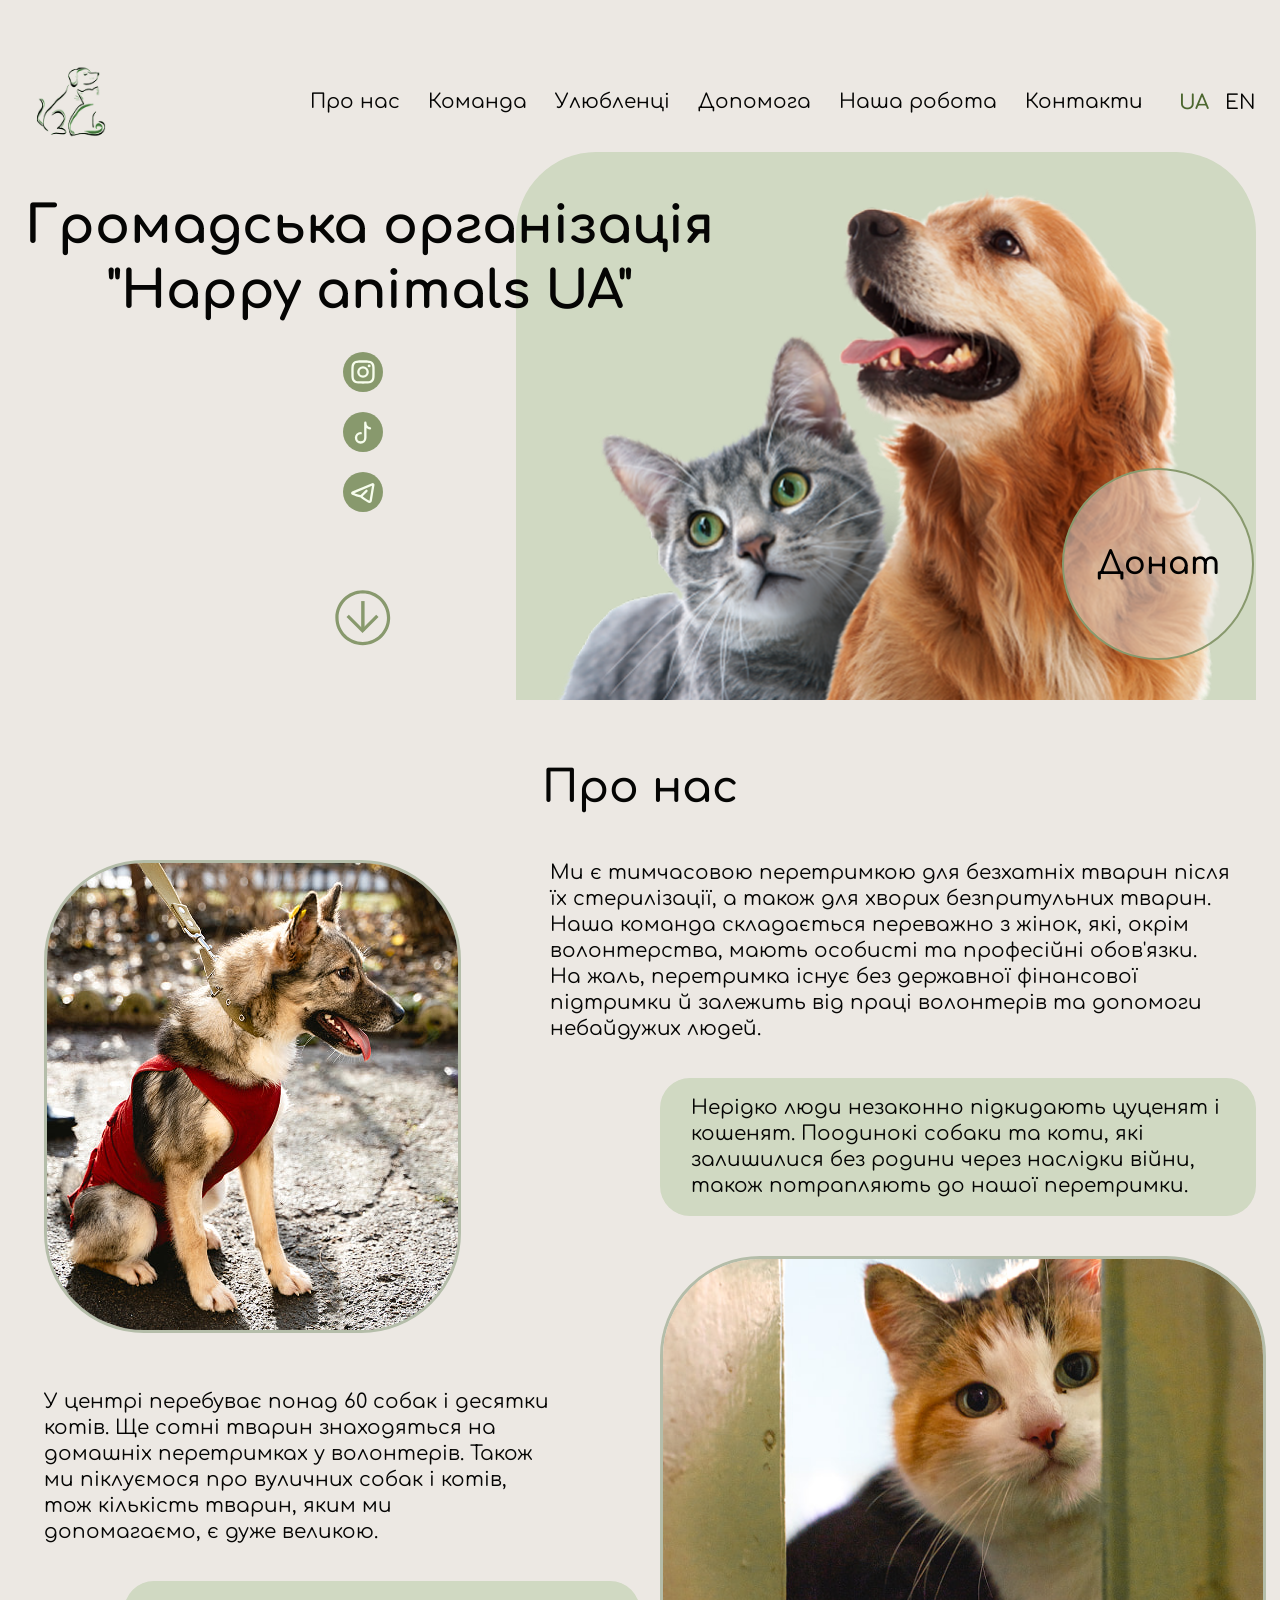
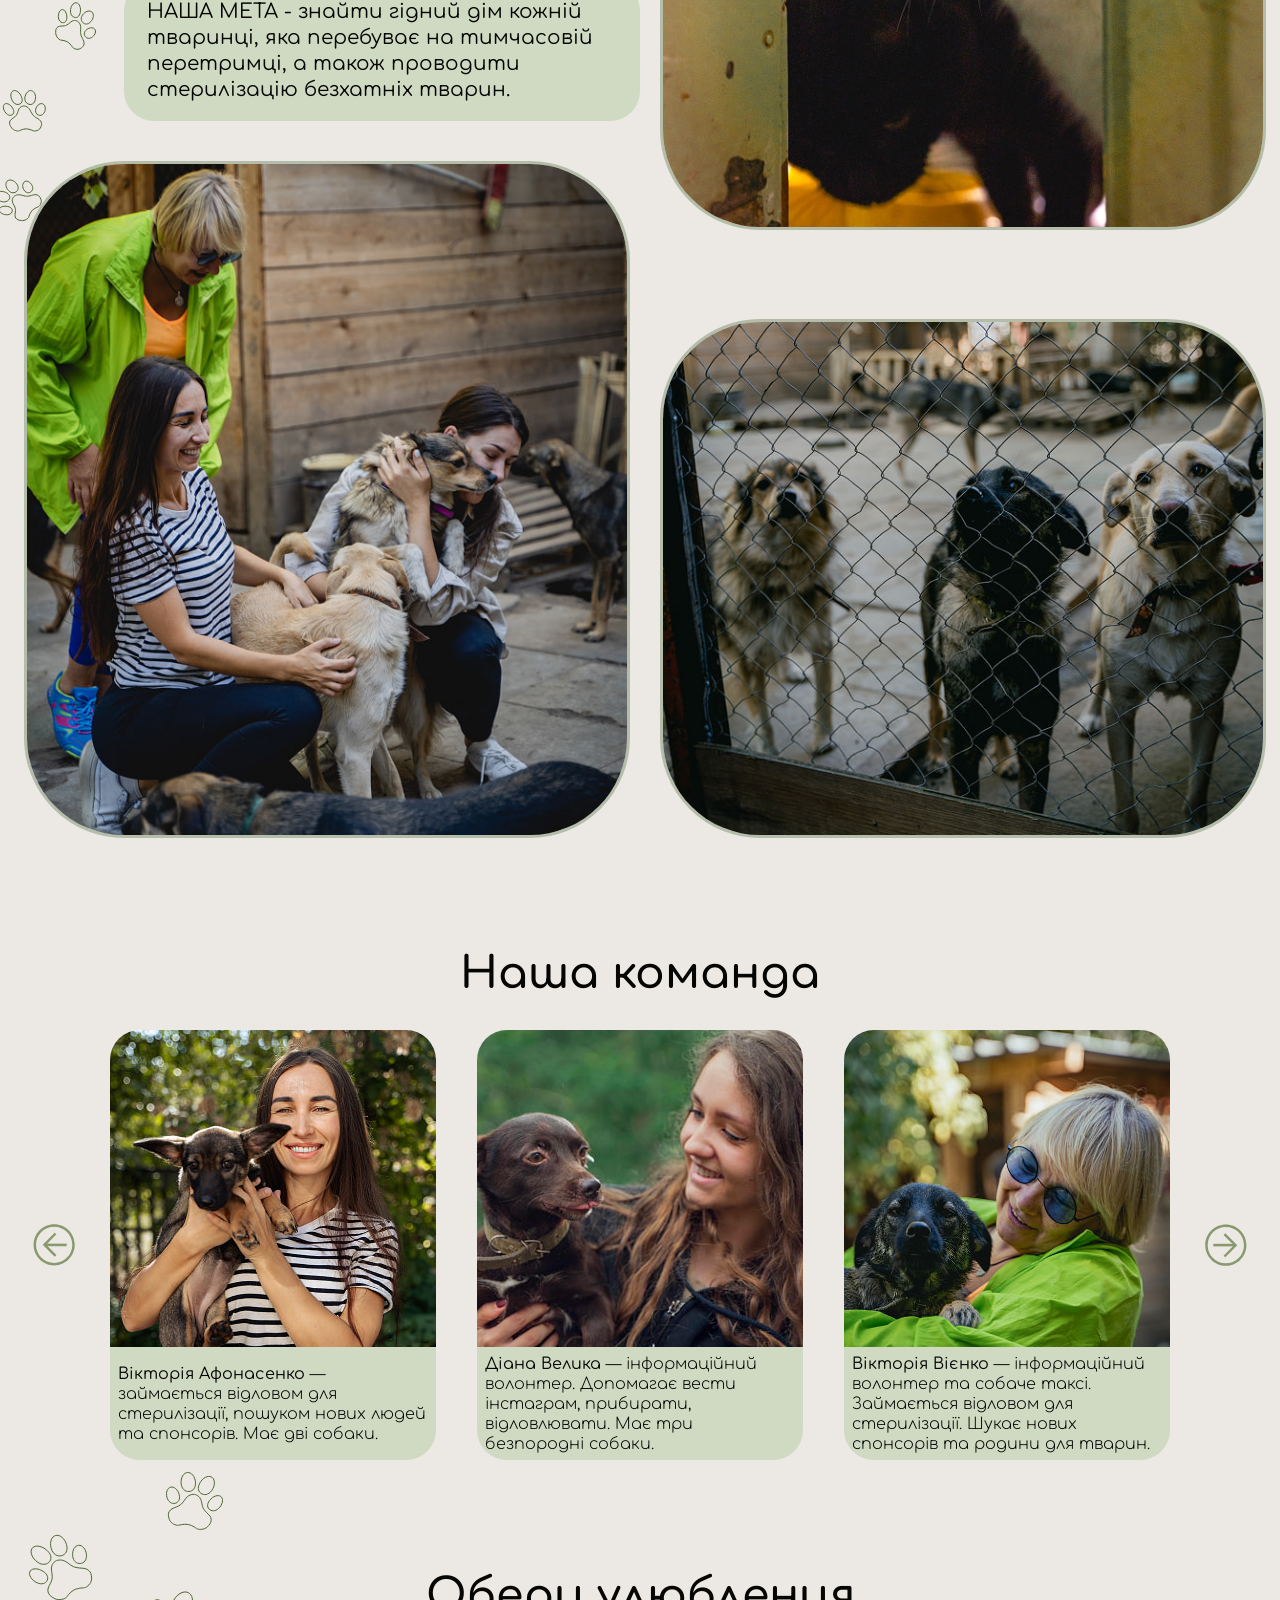
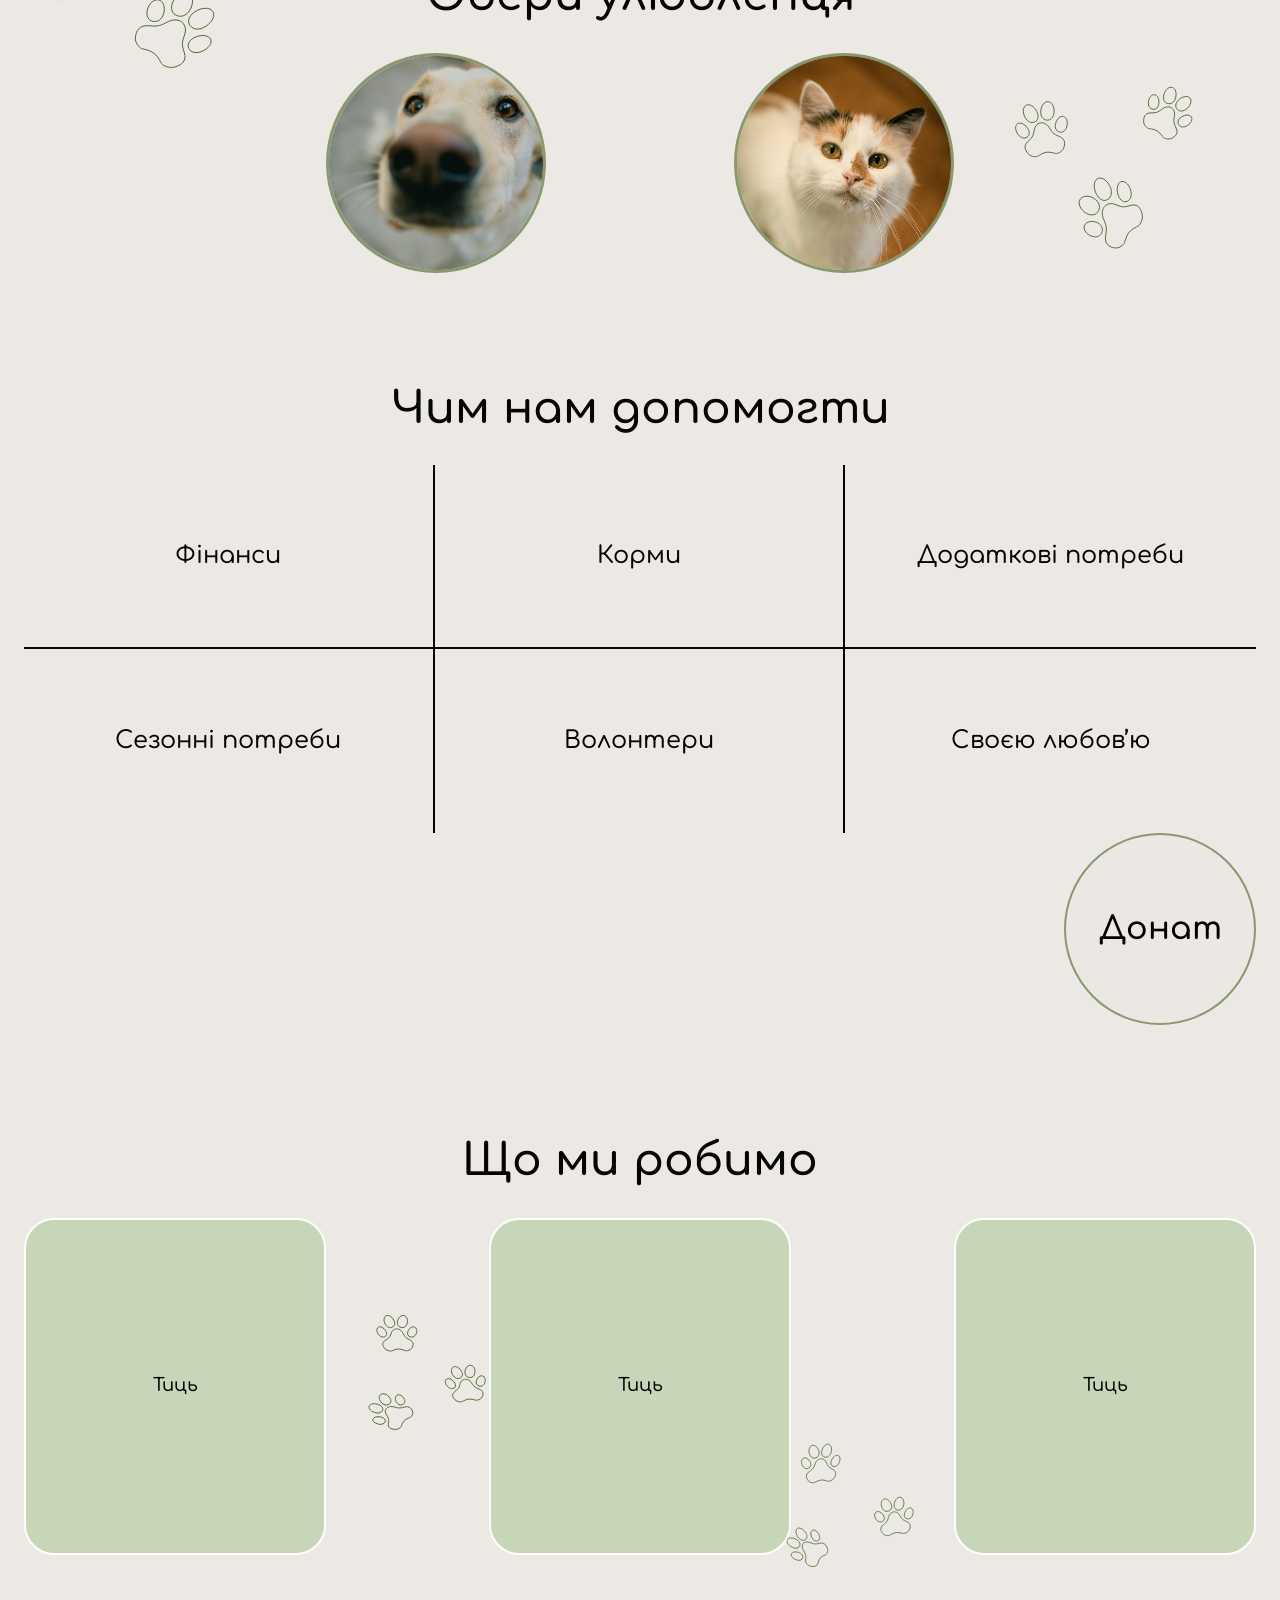
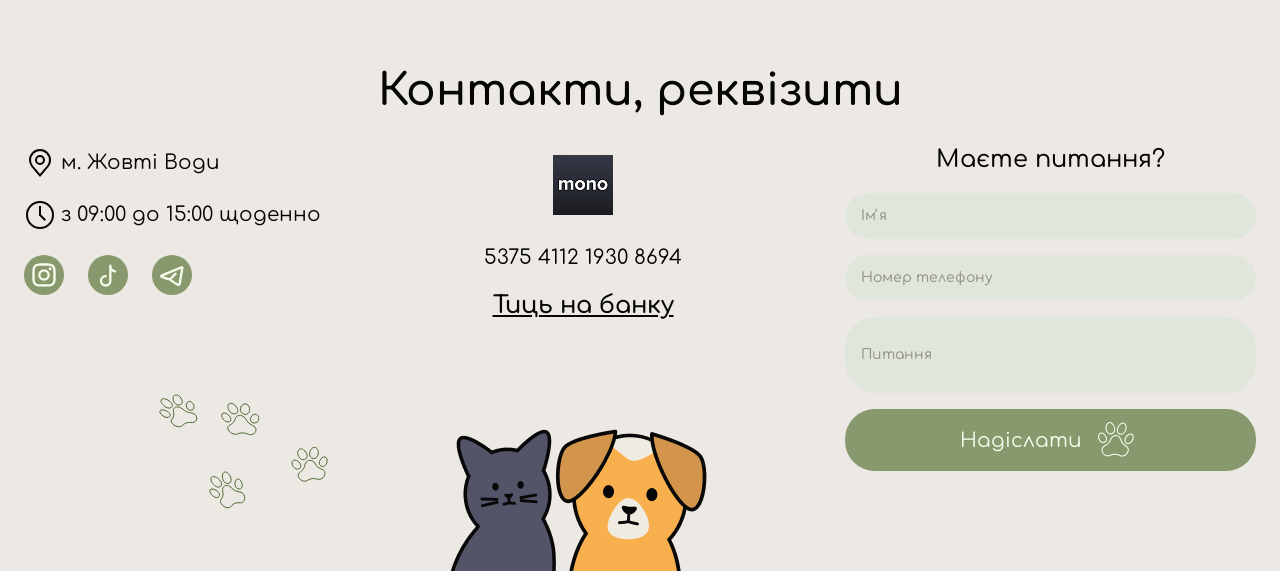
<file: index.html>
<!doctype html>
<html lang="uk">
  <head>
    <meta charset="UTF-8" />
    <meta name="viewport" content="width=device-width, initial-scale=1.0" />
    <title>Happy animals</title>
    <link
      rel="stylesheet"
      href="https://cdnjs.cloudflare.com/ajax/libs/modern-normalize/3.0.1/modern-normalize.min.css"
      integrity="sha512-q6WgHqiHlKyOqslT/lgBgodhd03Wp4BEqKeW6nNtlOY4quzyG3VoQKFrieaCeSnuVseNKRGpGeDU3qPmabCANg=="
      crossorigin="anonymous"
      referrerpolicy="no-referrer"
    />
    <link rel="stylesheet" href="./css/main.min.css" />
    <link
      rel="stylesheet"
      href="https://cdn.jsdelivr.net/npm/swiper@11/swiper-bundle.min.css"
    />
  </head>
  <body>
    <header class="header">
      <div class="container">
        <div class="header__container">
          <nav class="header__nav">
            <a class="header__logo link" href="index.html">
              <img
                src="./images/logo.png"
                srcset="./images/logo@2x.png 2x"
                alt="Логотип громадської організації Happy animals UA"
                data-lang-alt="header.logo.alt"
              />
            </a>
            <ul class="header__menu">
              <li>
                <a
                  class="header__menu-link link"
                  href="./index.html#about-section"
                  data-lang="header.menu.about"
                  >Про нас</a
                >
              </li>
              <li>
                <a
                  class="header__menu-link link"
                  href="./index.html#team-section"
                  data-lang="header.menu.team"
                  >Команда</a
                >
              </li>
              <li>
                <a
                  class="header__menu-link link"
                  href="./index.html#pets-section"
                  data-lang="header.menu.pets"
                  >Улюбленці</a
                >
              </li>
              <li>
                <a
                  class="header__menu-link link"
                  href="./index.html#help-section"
                  data-lang="header.menu.help"
                  >Допомога</a
                >
              </li>
              <li>
                <a
                  class="header__menu-link link"
                  href="./index.html#activities-section"
                  data-lang="header.menu.activities"
                  >Наша робота</a
                >
              </li>
              <li>
                <a
                  class="header__menu-link link"
                  href="./index.html#footer"
                  data-lang="header.menu.contacts"
                  >Контакти</a
                >
              </li>
            </ul>
            <div class="header__language">
              <button
                type="button"
                class="header__language-btn is-active"
                data-language="ua"
              >
                UA
              </button>
              <button
                type="button"
                class="header__language-btn"
                data-language="en"
              >
                EN
              </button>
            </div>
            <button class="header__burger menu-btn-open" type="button">
              <svg class="header__burger-icon">
                <use href="./images/icons.svg#burger-menu"></use>
              </svg>
            </button>
          </nav>
        </div>
      </div>
    </header>
    <div class="mobile-menu">
      <button class="mobile-menu__btn-close menu-btn-close" type="button">
        <svg class="mobile-menu__btn-close-icon">
          <use href="./images/icons.svg#close-button"></use>
        </svg>
      </button>
      <ul class="mobile-menu__list">
        <li>
          <a
            class="mobile-menu__link link"
            href="./index.html#about-section"
            data-lang="header.menu.about"
            >Про нас</a
          >
        </li>
        <li>
          <a
            class="mobile-menu__link link"
            href="./index.html#team-section"
            data-lang="header.menu.team"
            >Команда</a
          >
        </li>
        <li>
          <a
            class="mobile-menu__link link"
            href="./index.html#pets-section"
            data-lang="header.menu.pets"
            >Улюбленці</a
          >
        </li>
        <li>
          <a
            class="mobile-menu__link link"
            href="./index.html#help-section"
            data-lang="header.menu.help"
            >Допомога</a
          >
        </li>
        <li>
          <a
            class="mobile-menu__link link"
            href="./index.html#activities-section"
            data-lang="header.menu.activities"
            >Наша робота</a
          >
        </li>
        <li>
          <a
            class="mobile-menu__link link"
            href="./index.html#footer"
            data-lang="header.menu.contacts"
            >Контакти</a
          >
        </li>
      </ul>
      <div class="mobile-menu__language">
        <button
          type="button"
          class="mobile-menu__language-btn is-active"
          data-language="ua"
        >
          UA
        </button>
        <button
          type="button"
          class="mobile-menu__language-btn"
          data-language="en"
        >
          EN
        </button>
      </div>
    </div>
    <main>
      <section class="hero-section">
        <div class="hero-section__container container">
          <div class="hero-section__content">
            <h1 class="hero-section__title" data-lang="hero.title">
              Громадська організація "Happy animals UA"
            </h1>
            <div class="hero-section__sidebar">
              <ul class="hero-section__socials">
                <li>
                  <a
                    class="hero-section__socials-link"
                    href=""
                    target="_blank"
                    rel="noopener noreferrer"
                  >
                    <svg class="hero-section__socials-icon">
                      <use href="./images/icons.svg#instagram"></use>
                    </svg>
                  </a>
                </li>
                <li>
                  <a
                    class="hero-section__socials-link"
                    href=""
                    target="_blank"
                    rel="noopener noreferrer"
                  >
                    <svg class="hero-section__socials-icon">
                      <use href="./images/icons.svg#tiktok"></use>
                    </svg>
                  </a>
                </li>
                <li>
                  <a
                    class="hero-section__socials-link"
                    href=""
                    target="_blank"
                    rel="noopener noreferrer"
                  >
                    <svg class="hero-section__socials-icon">
                      <use href="./images/icons.svg#telegram"></use>
                    </svg>
                  </a>
                </li>
              </ul>
              <a href="./index.html#about-section">
                <svg class="hero-section__scroll-icon">
                  <use href="./images/icons.svg#arrow-down"></use>
                </svg>
              </a>
            </div>
          </div>
          <div class="hero-section__media">
            <img
              class="hero-section__photo"
              src="./images/hero/hero-main-photo.png"
              srcset="./images/hero/hero-main-photo@2x.png 2x"
              alt="Сірий кіт і золотистий ретривер"
              data-lang-alt="hero.image.alt"
            />
            <button
              class="donate-button modal-btn-open hero-section__button"
              type="button"
              data-lang="donate.button"
            >
              Донат
            </button>
          </div>
        </div>
      </section>
      <section class="about-section section" id="about-section">
        <div class="about-section__container container">
          <h2 class="about-section__title title" data-lang="about.title">
            Про нас
          </h2>
          <div class="about-section__grid">
            <img
              class="about-section__media about-section__media--1"
              src="./images/about/about-1.jpg"
              srcset="./images/about/about-1@2x.jpg 2x"
              alt="Собака в червоній жилетці сидить на вулиці"
              data-lang-alt="about.image1.alt"
            />
            <p
              class="about-section__text about-section__text--1"
              data-lang="about.text1"
            >
              Ми є тимчасовою перетримкою для безхатніх тварин після їх
              стерилізації, а також для хворих безпритульних тварин. Наша
              команда складається переважно з жінок, які, окрім волонтерства,
              мають особисті та професійні обов'язки. На жаль, перетримка існує
              без державної фінансової підтримки й залежить від праці волонтерів
              та допомоги небайдужих людей.
            </p>
            <p
              class="about-section__note about-section__note--1"
              data-lang="about.note1"
            >
              Нерідко люди незаконно підкидають цуценят і кошенят. Поодинокі
              собаки та коти, які залишилися без родини через наслідки війни,
              також потрапляють до нашої перетримки.
            </p>
            <p
              class="about-section__text about-section__text--2"
              data-lang="about.text2"
            >
              У центрі перебуває понад 60 собак і десятки котів. Ще сотні тварин
              знаходяться на домашніх перетримках у волонтерів. Також ми
              піклуємося про вуличних собак і котів, тож кількість тварин, яким
              ми допомагаємо, є дуже великою.
            </p>
            <p
              class="about-section__note about-section__note--2"
              data-lang="about.note2"
            >
              НАША МЕТА - знайти гідний дім кожній тваринці, яка перебуває на
              тимчасовій перетримці, а також проводити стерилізацію безхатніх
              тварин.
            </p>
            <img
              class="about-section__media about-section__media--2"
              src="./images/about/about-2.jpg"
              srcset="./images/about/about-2@2x.jpg 2x"
              alt="Триколірне кошеня визирає з-за дверей"
              data-lang-alt="about.image2.alt"
            />
            <img
              class="about-section__media about-section__media--3"
              src="./images/about/about-3.jpg"
              srcset="./images/about/about-3@2x.jpg 2x"
              alt="Волонтери спілкуються та доглядають собак у притулку"
              data-lang-alt="about.image3.alt"
            />
            <img
              class="about-section__media about-section__media--4"
              src="./images/about/about-4.jpg"
              srcset="./images/about/about-4@2x.jpg 2x"
              alt="Собаки у вольєрі притулку"
              data-lang-alt="about.image4.alt"
            />
          </div>
          <svg class="about-section__paws-icon">
            <use href="./images/icons.svg#about-paws"></use>
          </svg>
          <svg class="about-section__paws-icon--mobile">
            <use href="./images/icons.svg#about-paws--mobile"></use>
          </svg>
        </div>
      </section>
      <section class="team-section section" id="team-section">
        <div class="container">
          <h2 class="title" data-lang="team.title">Наша команда</h2>
          <div class="team-section__slider">
            <button class="carousel-btn prev" type="button">
              <svg class="carousel-btn__arrow">
                <use href="./images/icons.svg#arrow-slider"></use>
              </svg>
            </button>
            <div class="team-section__content team-swiper">
              <ul class="team-section__list swiper-wrapper">
                <li class="swiper-slide">
                  <div class="team-card">
                    <img
                      class="team-card__photo"
                      src="./images/team/team-1.jpg"
                      srcset="./images/team/team-1@2x.jpg 2x"
                      alt="Дівчина тримає маленького цуценя"
                      data-lang-alt="team.image1.alt"
                    />
                    <p class="team-card__text">
                      <span data-lang="team.text1" data-html
                        ><strong>Вікторія Афонасенко</strong> - займається
                        відловом для стерилізації, пошуком нових людей та
                        спонсорів. Має дві собаки.</span
                      >
                    </p>
                  </div>
                </li>
                <li class="swiper-slide">
                  <div class="team-card">
                    <img
                      class="team-card__photo"
                      src="./images/team/team-2.jpg"
                      srcset="./images/team/team-2@2x.jpg 2x"
                      alt="Дівчина обіймає собаку"
                      data-lang-alt="team.image2.alt"
                    />
                    <p class="team-card__text">
                      <span data-lang="team.text2" data-html>
                        <strong>Діана Велика</strong> - інформаційний волонтер.
                        Допомагає вести інстаграм, прибирати, відловлювати. Має
                        три безпородні собаки.</span
                      >
                    </p>
                  </div>
                </li>
                <li class="swiper-slide">
                  <div class="team-card">
                    <img
                      class="team-card__photo"
                      src="./images/team/team-3.jpg"
                      srcset="./images/team/team-3@2x.jpg 2x"
                      alt="Жінка тримає чорного цуценя"
                      data-lang-alt="team.image3.alt"
                    />
                    <p class="team-card__text">
                      <span data-lang="team.text3" data-html
                        ><strong>Вікторія Вієнко</strong> - інформаційний
                        волонтер та собаче таксі, відлов для стерилізації. Шукає
                        нових спонсорів та родини тваринам.</span
                      >
                    </p>
                  </div>
                </li>
                <li class="swiper-slide">
                  <div class="team-card">
                    <img
                      class="team-card__photo"
                      src="./images/team/team-4.jpg"
                      srcset="./images/team/team-4@2x.jpg 2x"
                      alt="Волонтерка обіймає чорну собаку"
                      data-lang-alt="team.image4.alt"
                    />
                    <p class="team-card__text">
                      <span data-lang="team.text4" data-html>
                        <strong>Лідія Василівна</strong> - волонтерка .
                        Допомагає прибирати та робити процедури хворим тваринам.
                        Прихистила чотири собаки.</span
                      >
                    </p>
                  </div>
                </li>
                <li class="swiper-slide">
                  <div class="team-card">
                    <img
                      class="team-card__photo"
                      src="./images/team/team-5.jpg"
                      srcset="./images/team/team-5@2x.jpg 2x"
                      alt="Чоловік на території притулку"
                      data-lang-alt="team.image5.alt"
                    />
                    <p class="team-card__text">
                      <span data-lang="team.text5" data-html
                        ><strong>Віталій Анатолійович</strong> - волонтер -
                        майстер. Побудував всі будки та вольєри. Інколи,
                        допомогає іншим волонтерам прибирати.</span
                      >
                    </p>
                  </div>
                </li>
                <li class="swiper-slide">
                  <div class="team-card">
                    <img
                      class="team-card__photo"
                      src="./images/team/team-6.jpg"
                      srcset="./images/team/team-6@2x.jpg 2x"
                      alt="Дівчина тримає кота"
                      data-lang-alt="team.image6.alt"
                    />
                    <p class="team-card__text">
                      <span data-lang="team.text6" data-html
                        ><strong>Марія</strong> - волонтер, журналістка.
                        Допомагає прибирати декілька разів на тиждень. Має двох
                        кішечок, яких врятувала.</span
                      >
                    </p>
                  </div>
                </li>
              </ul>
            </div>
            <button class="carousel-btn next" type="button">
              <svg class="carousel-btn__arrow">
                <use href="./images/icons.svg#arrow-slider"></use>
              </svg>
            </button>
          </div>
        </div>
      </section>
      <section class="pets-section section" id="pets-section">
        <div class="container pets-section__container">
          <h2 class="title" data-lang="pets.title">Обери улюбленця</h2>
          <ul class="pets-section__list">
            <li>
              <a class="pets-card link" href="">
                <img
                  class="pets-card__img"
                  src="./images/pets/pets-dog.png"
                  srcset="./images/pets/pets-dog@2x.png 2x"
                  alt="Мордочка білого собаки крупним планом"
                  data-lang-alt="pets.image1.alt"
                />
                <span class="pets-card__overlay">
                  <span class="pets-card__text"
                    ><span data-lang="pets.more">Більше</span>
                    <span data-lang="pets.dogs">собачок</span></span
                  >
                </span></a
              >
            </li>
            <li>
              <a class="pets-card link" href="">
                <img
                  class="pets-card__img"
                  src="./images/pets/pets-cat.png"
                  srcset="./images/pets/pets-cat@2x.png 2x"
                  alt="Біло-рудий кіт"
                  data-lang-alt="pets.image2.alt"
                />
                <span class="pets-card__overlay">
                  <span class="pets-card__text">
                    <span data-lang="pets.more">Більше</span>
                    <span data-lang="pets.cats">котиків</span></span
                  >
                </span></a
              >
            </li>
          </ul>
          <svg class="pets-section__paws-1">
            <use href="./images/icons.svg#pets-paws-1"></use>
          </svg>
          <svg class="pets-section__paws-2">
            <use href="./images/icons.svg#pets-paws-2"></use>
          </svg>
          <svg class="pets-section__paws--mobile">
            <use href="./images/icons.svg#pets-paws--mobile"></use>
          </svg>
        </div>
      </section>
      <section class="help-section section" id="help-section">
        <div class="container help-section__container">
          <h2 class="title" data-lang="help.title">Чим нам допомогти</h2>

          <ul class="help-section__list">
            <li class="help-section__item">
              <div class="help-card help-card--finance">
                <div class="help-card__inner">
                  <div class="help-card__front" data-lang="help.finance.title">
                    Фінанси
                  </div>

                  <div class="help-card__back">
                    <ul class="help-card__back-list">
                      <li data-lang="help.finance.item1">
                        Оплата стерилізацій та лікування хворих
                      </li>
                      <li data-lang="help.finance.item2">Закупівля кормів</li>
                      <li data-lang="help.finance.item3">
                        Заробітна плата двом працівникам
                      </li>
                      <li data-lang="help.finance.item4">
                        Оплата оренди приміщення та комунальних послуг
                      </li>
                    </ul>
                  </div>
                </div>
              </div>
            </li>

            <li class="help-section__item">
              <div class="help-card help-card--food">
                <div class="help-card__inner">
                  <div class="help-card__front" data-lang="help.food.title">
                    Корми
                  </div>

                  <div class="help-card__back">
                    <ul class="help-card__back-list">
                      <li data-lang="help.food.item1">600 кг кормів собачих</li>
                      <li data-lang="help.food.item2">
                        60 кг корму для цуценят
                      </li>
                      <li data-lang="help.food.item3">40 кг корму для котів</li>
                      <li data-lang="help.food.item4">+ корми на допомогу</li>
                    </ul>
                  </div>
                </div>
              </div>
            </li>

            <li class="help-section__item">
              <div class="help-card help-card--needs">
                <div class="help-card__inner">
                  <div class="help-card__front" data-lang="help.needs.title">
                    Додаткові потреби
                  </div>

                  <div class="help-card__back">
                    <ul class="help-card__back-list">
                      <li data-lang="help.needs.item1">Пелюшки одноразові</li>
                      <li data-lang="help.needs.item2">Дезинфікуючі засоби</li>
                      <li data-lang="help.needs.item3">Одноразові рукавички</li>
                      <li data-lang="help.needs.item4">Бахіли</li>
                      <li data-lang="help.needs.item5">Одноразові халати</li>
                    </ul>
                  </div>
                </div>
              </div>
            </li>

            <li class="help-section__item">
              <div class="help-card help-card--season">
                <div class="help-card__inner">
                  <div class="help-card__front" data-lang="help.season.title">
                    Сезонні потреби
                  </div>

                  <div class="help-card__back">
                    <ul class="help-card__back-list">
                      <li data-lang="help.season.item1">Будки</li>
                      <li data-lang="help.season.item2">Дрова</li>
                      <li data-lang="help.season.item3">Солома</li>
                      <li data-lang="help.season.item4">Теплі речі</li>
                    </ul>
                  </div>
                </div>
              </div>
            </li>

            <li class="help-section__item">
              <div class="help-card help-card--volunteers">
                <div class="help-card__inner">
                  <div
                    class="help-card__front"
                    data-lang="help.volunteers.title"
                  >
                    Волонтери
                  </div>

                  <div class="help-card__back">
                    <p data-lang="help.volunteers.text">
                      Потребуємо інформаційних волонтерів та волонтерів для
                      догляду за тваринами.
                    </p>
                  </div>
                </div>
              </div>
            </li>

            <li class="help-section__item">
              <div class="help-card help-card--love">
                <div class="help-card__inner">
                  <div class="help-card__front" data-lang="help.love.title">
                    Своєю любов’ю
                  </div>

                  <div class="help-card__back">
                    <img
                      class="help-card__back-img"
                      src="./images/help/help-1.jpg"
                      srcset="./images/help/help-1@2x.jpg 2x"
                      alt="Людина гладить собаку"
                      data-lang-alt="help.love.image.alt"
                    />

                    <img
                      class="help-card__back-img--mobile"
                      src="./images/help/help--mobile.jpg"
                      srcset="./images/help/help--mobile@2x.jpg 2x"
                      alt="Людина гладить собаку"
                      data-lang-alt="help.love.image.alt"
                    />
                  </div>
                </div>
              </div>
            </li>
          </ul>

          <button
            class="donate-button modal-btn-open help-section__button"
            type="button"
            data-lang="donate.button"
          >
            Донат
          </button>

          <svg class="help-section__paws--mobile">
            <use href="./images/icons.svg#help-paws--mobile"></use>
          </svg>
        </div>
      </section>
      <section class="activities-section section" id="activities-section">
        <div class="container activities-section__container">
          <h2 class="title" data-lang="activities.title">Що ми робимо</h2>

          <div class="activities-section__content activities-swiper">
            <ul class="activities-section__list swiper-wrapper">
              <li class="swiper-slide activities-section__slide">
                <div class="activities-section__item">
                  <button class="activity-card" type="button">
                    <span class="activity-card__inner">
                      <span
                        class="activity-card__front"
                        data-lang="activities.card.front"
                      >
                        Тиць
                      </span>

                      <span class="activity-card__back">
                        <span class="activity-card__animation">
                          <svg
                            class="activity-card__img activity-card__img--static activity-card__img--1"
                          >
                            <use href="./images/icons.svg#activities-1"></use>
                          </svg>
                        </span>

                        <span
                          class="activity-card__text"
                          data-lang="activities.card1.text"
                        >
                          Щомісяця допомагаємо зооволонтерам кормом обсягом від
                          50 до 100 кг
                        </span>
                      </span>
                    </span>
                  </button>
                </div>
              </li>

              <li class="swiper-slide activities-section__slide">
                <div class="activities-section__item">
                  <button class="activity-card" type="button">
                    <span class="activity-card__inner">
                      <span
                        class="activity-card__front"
                        data-lang="activities.card.front"
                      >
                        Тиць
                      </span>

                      <span class="activity-card__back">
                        <span class="activity-card__animation">
                          <svg
                            class="activity-card__img activity-card__img--animated activity-card__img--2-1"
                          >
                            <use href="./images/icons.svg#activities-2-1"></use>
                          </svg>

                          <svg
                            class="activity-card__img activity-card__img--animated activity-card__img--2-2"
                          >
                            <use href="./images/icons.svg#activities-2-2"></use>
                          </svg>

                          <svg
                            class="activity-card__img activity-card__img--animated activity-card__img--2-3"
                          >
                            <use href="./images/icons.svg#activities-2-3"></use>
                          </svg>
                        </span>

                        <span
                          class="activity-card__text"
                          data-lang="activities.card2.text"
                        >
                          Щороку стерилізуємо близько 100 тварин
                        </span>
                      </span>
                    </span>
                  </button>
                </div>
              </li>

              <li class="swiper-slide activities-section__slide">
                <div class="activities-section__item">
                  <button class="activity-card" type="button">
                    <span class="activity-card__inner">
                      <span
                        class="activity-card__front"
                        data-lang="activities.card.front"
                      >
                        Тиць
                      </span>

                      <span class="activity-card__back">
                        <span class="activity-card__animation">
                          <svg
                            class="activity-card__img activity-card__img--animated activity-card__img--3-1"
                          >
                            <use href="./images/icons.svg#activities-3-1"></use>
                          </svg>

                          <svg
                            class="activity-card__img activity-card__img--animated activity-card__img--3-2"
                          >
                            <use href="./images/icons.svg#activities-3-2"></use>
                          </svg>

                          <svg
                            class="activity-card__img activity-card__img--animated activity-card__img--3-3"
                          >
                            <use href="./images/icons.svg#activities-3-3"></use>
                          </svg>
                        </span>

                        <span
                          class="activity-card__text"
                          data-lang="activities.card3.text"
                        >
                          За рік допомагаємо знайти дім близько 70 тваринам
                        </span>
                      </span>
                    </span>
                  </button>
                </div>
              </li>
            </ul>

            <div class="pagination"></div>
          </div>

          <svg class="activities-section__paws-1">
            <use href="./images/icons.svg#activities-paws-1"></use>
          </svg>

          <svg class="activities-section__paws-2">
            <use href="./images/icons.svg#activities-paws-2"></use>
          </svg>
        </div>
      </section>
    </main>
    <footer class="footer" id="footer">
      <div class="container footer__container">
        <h2 class="title" data-lang="footer.title">Контакти, реквізити</h2>

        <div class="footer__content">
          <address class="footer__contacts">
            <ul class="footer__contacts-list">
              <li class="footer__contacts-item">
                <svg class="footer__contacts-icon">
                  <use href="./images/icons.svg#location"></use>
                </svg>

                <span class="footer__contacts-text" data-lang="footer.location">
                  м. Жовті Води
                </span>
              </li>

              <li class="footer__contacts-item">
                <svg class="footer__contacts-icon">
                  <use href="./images/icons.svg#clock"></use>
                </svg>

                <span
                  class="footer__contacts-text"
                  data-lang="footer.workingHours"
                >
                  з 09:00 до 15:00 щоденно
                </span>
              </li>
            </ul>

            <ul class="footer__socials">
              <li>
                <a
                  class="footer__socials-link"
                  href=""
                  target="_blank"
                  rel="noopener noreferrer"
                >
                  <svg class="footer__socials-icon">
                    <use href="./images/icons.svg#instagram"></use>
                  </svg>
                </a>
              </li>

              <li>
                <a
                  class="footer__socials-link"
                  href=""
                  target="_blank"
                  rel="noopener noreferrer"
                >
                  <svg class="footer__socials-icon">
                    <use href="./images/icons.svg#tiktok"></use>
                  </svg>
                </a>
              </li>

              <li>
                <a
                  class="footer__socials-link"
                  href=""
                  target="_blank"
                  rel="noopener noreferrer"
                >
                  <svg class="footer__socials-icon">
                    <use href="./images/icons.svg#telegram"></use>
                  </svg>
                </a>
              </li>
            </ul>
          </address>

          <div class="footer__payment">
            <img
              class="footer__mono-img"
              src="./images/monobank.jpg"
              srcset="./images/monobank@2x.jpg 2x"
              alt="Логотип Монобанку"
              data-lang-alt="footer.monobank.alt"
            />

            <div class="footer__card-wrapper">
              <button
                class="footer__card-number"
                type="button"
                data-card="5375411219308694"
                data-tooltip="Скопіювати"
                data-lang-tooltip="footer.card.tooltip"
              >
                5375 4112 1930 8694
              </button>

              <a
                class="footer__jar-link link"
                href="#"
                target="_blank"
                rel="noopener noreferrer"
                data-lang="footer.jar"
              >
                Тиць на банку
              </a>
            </div>
          </div>

          <form class="footer__form">
            <h3 class="footer__form-title" data-lang="footer.form.title">
              Маєте питання?
            </h3>

            <label class="footer__field">
              <input
                class="footer__input input"
                type="text"
                name="name"
                placeholder=" "
                required
              />

              <span class="footer__label-text" data-lang="footer.form.name">
                Імʼя
              </span>
            </label>

            <label class="footer__field footer__field--phone">
              <input
                class="footer__input input"
                type="tel"
                name="phone"
                placeholder=" "
                maxlength="9"
                pattern="[0-9]{9}"
                inputmode="numeric"
                required
              />

              <span class="footer__label-text" data-lang="footer.form.phone">
                Номер телефону
              </span>

              <span class="footer__phone-prefix">+380 </span>
            </label>

            <label class="footer__field">
              <span class="footer__textarea-wrapper">
                <textarea
                  class="footer__textarea"
                  name="question"
                  placeholder=" "
                  maxlength="450"
                  required
                ></textarea>
              </span>

              <span
                class="footer__label-text footer__label-textarea"
                data-lang="footer.form.question"
              >
                Питання
              </span>
            </label>

            <button class="footer__submit-btn" type="submit">
              <span
                class="footer__submit-btn-text"
                data-lang="footer.form.submit"
              >
                Надіслати
              </span>

              <svg class="footer__submit-btn-icon">
                <use href="./images/icons.svg#submit-paw"></use>
              </svg>
            </button>
          </form>
        </div>

        <svg class="footer__paws-icon">
          <use href="./images/icons.svg#footer-paws"></use>
        </svg>
      </div>
    </footer>
    <div class="backdrop is-hidden">
      <div class="modal">
        <button class="modal__btn-close modal-btn-close" type="button">
          <svg width="36" height="36">
            <use href="./images/icons.svg#close-button"></use>
          </svg>
        </button>

        <h2 class="modal__title" data-lang="modal.title">Надіслати донат</h2>

        <img
          class="modal__mono-img"
          src="./images/monobank.jpg"
          srcset="./images/monobank@2x.jpg 2x"
          alt="Логотип Монобанку"
          data-lang-alt="footer.monobank.alt"
        />

        <p class="modal__card-wrapper">
          <button
            class="modal__card-number"
            type="button"
            data-card="5375411219308694"
            data-tooltip="Скопіювати"
            data-lang-tooltip="footer.card.tooltip"
          >
            5375 4112 1930 8694
          </button>
        </p>

        <a
          class="modal__jar-link link"
          href="#"
          target="_blank"
          rel="noopener noreferrer"
          data-lang="footer.jar"
        >
          Тиць на банку
        </a>

        <p class="modal__comment" data-lang="modal.comment">
          *в коментарі вкажіть, для якої тваринки
        </p>

        <div class="modal__bubble modal__bubble--thanks">
          <span class="modal__bubble-text--thanks" data-lang="modal.thanks">
            Дякую за твій донат
          </span>
        </div>

        <div class="modal__bubble modal__bubble--karma">
          <span class="modal__bubble-text--karma" data-lang="modal.karma">
            Плюсик тобі в карму
          </span>
        </div>

        <svg class="modal__parrot-icon modal__icon">
          <use href="./images/svg/donat-parrot.svg"></use>
        </svg>

        <svg class="modal__dog-icon modal__icon">
          <use href="./images/icons.svg#donat-dog"></use>
        </svg>

        <svg class="modal__cat-icon modal__icon">
          <use href="./images/icons.svg#donat-cat"></use>
        </svg>

        <svg class="modal__fish-icon modal__icon">
          <use href="./images/icons.svg#donat-fish"></use>
        </svg>
      </div>
    </div>
    <script src="https://cdn.jsdelivr.net/npm/swiper@11/swiper-bundle.min.js"></script>
    <script src="./js/translations.js"></script>
    <script src="./js/modal.js"></script>
    <script src="./js/mobile-menu.js"></script>
    <script src="./js/activity-card.js"></script>
    <script src="./js/buttons.js"></script>
    <script src="./js/help-cards.js"></script>
    <script src="./js/team-slider.js"></script>
    <script src="./js/activities-slider.js"></script>
    <script src="./js/bank-card.js"></script>
    <script src="./js/inputs.js"></script>
  </body>
</html>
</file>
<file: css/main.min.css>
@font-face{font-display:swap;font-family:"Comfortaa";font-style:normal;font-weight:300;src:url("../fonts/comfortaa-v47-cyrillic_latin-300.woff2") format("woff2")}@font-face{font-display:swap;font-family:"Comfortaa";font-style:normal;font-weight:400;src:url("../fonts/comfortaa-v47-cyrillic_latin-regular.woff2") format("woff2")}@font-face{font-display:swap;font-family:"Comfortaa";font-style:normal;font-weight:500;src:url("../fonts/comfortaa-v47-cyrillic_latin-500.woff2") format("woff2")}@font-face{font-display:swap;font-family:"Comfortaa";font-style:normal;font-weight:600;src:url("../fonts/comfortaa-v47-cyrillic_latin-600.woff2") format("woff2")}@font-face{font-display:swap;font-family:"Comfortaa";font-style:normal;font-weight:700;src:url("../fonts/comfortaa-v47-cyrillic_latin-700.woff2") format("woff2")}body{color:var(--primary-text-cl)}*,*::after,*::before{-webkit-box-sizing:border-box;box-sizing:border-box}html{scroll-behavior:smooth;overflow-x:clip}body{margin:0;font-family:var(--main-font);color:var(--primary-text-cl);background-color:var(--main-background-cl);font-size:20px;font-weight:400;line-height:1.1}h1,h2,h3,h4,h5,h6,p{margin:0}a{display:inline-block}img{display:block;max-width:100%;height:auto;-o-object-fit:cover;object-fit:cover}address{font-style:normal}ul{margin:0;padding:0;list-style-type:none}:root{--main-font: 'Comfortaa', sans-serif;--primary-text-cl: #050504;--main-background-cl: #ece8e3;--secondary-background-cl: #fcfbee;--light-accent-cl: #88996d;--dark-accent-cl: #4c672f;--text-bg-cl: #d0d9c2;--white-text-cl: #f7fded;--border-cl: #b4bda9;--input-bg-cl: #e1e6dc;--input-text-cl: #949488;--input-text-cl: #949488;--card-bg-cl: rgba(195, 211, 180, 0.7)}.visually-hidden{position:absolute;width:1px;height:1px;margin:-1px;border:0;padding:0;white-space:nowrap;clip-path:inset(100%);clip:rect(0 0 0 0);overflow:hidden}.title{font-weight:600;font-size:20px;margin-bottom:16px;text-align:center}@media screen and (min-width: 768px){.title{margin-bottom:28px;font-size:32px}}@media screen and (min-width: 1200px){.title{margin-bottom:32px;font-size:44px}}.activity-card{width:100%;height:100%;background:var(--card-bg-cl);padding:0;-webkit-perspective:1000px;perspective:1000px;border:2px solid #fbfff7;border-radius:20px;cursor:pointer}@media screen and (min-width: 768px){.activity-card{border-radius:30px}}.activity-card__inner{position:relative;display:block;width:100%;height:100%;-webkit-transition:-webkit-transform .6s;transition:-webkit-transform .6s;transition:transform .6s;transition:transform .6s, -webkit-transform .6s;-webkit-transform-style:preserve-3d;transform-style:preserve-3d}.activity-card__front,.activity-card__back{position:absolute;inset:0;display:-webkit-box;display:-ms-flexbox;display:flex;border-radius:20px;background:var(--card-bg-cl);-webkit-backface-visibility:hidden;backface-visibility:hidden}@media screen and (min-width: 768px){.activity-card__front,.activity-card__back{border-radius:30px}}.activity-card__front{-webkit-box-align:center;-ms-flex-align:center;align-items:center;-webkit-box-pack:center;-ms-flex-pack:center;justify-content:center;font-weight:500;font-size:14px;line-height:1.3}@media screen and (min-width: 768px){.activity-card__front{font-size:18px}}.activity-card__animation{-ms-flex-item-align:center;align-self:center}.activity-card__text{display:-webkit-box;display:-ms-flexbox;display:flex;-webkit-box-align:center;-ms-flex-align:center;align-items:center;-ms-flex-item-align:stretch;align-self:stretch;text-align:left;padding:4px;width:156px;height:60px;background:var(--input-bg-cl);border-radius:0px 5px 5px 0px}@media screen and (min-width: 768px){.activity-card__text{width:276px;height:103px;padding:17px 6px}}.activities-section__slide:nth-child(even) .activity-card__text{-ms-flex-item-align:end;align-self:flex-end;border-radius:5px 0 0 5px}@media screen and (min-width: 768px){.activities-section__slide:nth-child(even) .activity-card__text{padding-left:20px}}.activity-card__back{padding:12px 0px;-webkit-transform:rotateY(180deg);transform:rotateY(180deg);display:-webkit-box;display:-ms-flexbox;display:flex;-webkit-box-orient:vertical;-webkit-box-direction:normal;-ms-flex-direction:column;flex-direction:column;-webkit-box-align:center;-ms-flex-align:center;align-items:center;gap:8px;overflow:hidden;font-size:10px;line-height:1.3}@media screen and (min-width: 768px){.activity-card__back{padding-top:32px;font-size:18px}}.activity-card.is-flipped .activity-card__inner{-webkit-transform:rotateY(180deg);transform:rotateY(180deg)}.activity-card__animation{position:relative}.activity-card__img{position:absolute;inset:0;width:100%;height:100%}.activity-card__img--animated{opacity:0;-webkit-animation:activityFrames 1.2s infinite;animation:activityFrames 1.2s infinite}.activity-card__img--static{opacity:1;-webkit-animation:none;animation:none}.activity-card__img--2-1,.activity-card__img--3-1{-webkit-animation-delay:0s;animation-delay:0s}.activity-card__img--2-2,.activity-card__img--3-2{-webkit-animation-delay:.4s;animation-delay:.4s}.activity-card__img--2-3,.activity-card__img--3-3{-webkit-animation-delay:.8s;animation-delay:.8s}@-webkit-keyframes activityFrames{0%,33.33%{opacity:1}33.34%,100%{opacity:0}}@keyframes activityFrames{0%,33.33%{opacity:1}33.34%,100%{opacity:0}}.activities-section__slide:nth-child(1) .activity-card__animation{width:147px;height:110px}@media screen and (min-width: 768px){.activities-section__slide:nth-child(1) .activity-card__animation{width:212px;height:152px}}.activities-section__slide:nth-child(1) .activity-card__back{gap:14px}@media screen and (min-width: 768px){.activities-section__slide:nth-child(1) .activity-card__back{gap:8px}}.activities-section__slide:nth-child(2) .activity-card__animation{width:90px;height:115px}@media screen and (min-width: 768px){.activities-section__slide:nth-child(2) .activity-card__animation{width:122px;height:152px}}.activities-section__slide:nth-child(3) .activity-card__animation{width:100px;height:116px}@media screen and (min-width: 768px){.activities-section__slide:nth-child(3) .activity-card__animation{width:122px;height:152px}}.donate-button{position:relative;width:80px;height:80px;background:rgba(236,232,227,.5);border:2px solid var(--light-accent-cl);border-radius:50%;font-weight:600;font-size:18px;cursor:pointer;-webkit-transition:border .3s;transition:border .3s}@media screen and (min-width: 768px){.donate-button{width:136px;height:136px;font-weight:600;font-size:24px}}@media screen and (min-width: 1200px){.donate-button{font-size:32px;width:192px;height:192px}}.donate-button::before{content:"";position:absolute;inset:-3px;opacity:0;background-image:url("../images/svg/dashed-circle-donate.svg");background-repeat:no-repeat;background-size:contain;background-position:center;-webkit-transition:opacity .3s;transition:opacity .3s}.donate-button:hover{border-color:rgba(0,0,0,0);background:rgba(252,251,238,.5)}.donate-button:hover::before{opacity:1}.donate-button:active{border-color:rgba(0,0,0,0);background:var(--secondary-background-cl)}.donate-button__text{position:relative;z-index:1}.footer__submit-btn{display:-webkit-box;display:-ms-flexbox;display:flex;-webkit-box-orient:horizontal;-webkit-box-direction:normal;-ms-flex-direction:row;flex-direction:row;-webkit-box-pack:center;-ms-flex-pack:center;justify-content:center;-webkit-box-align:center;-ms-flex-align:center;align-items:center;width:100%;height:52px;background:var(--light-accent-cl);border-radius:30px;display:flex;gap:8px;padding:20px;color:var(--white-text-cl);font-size:18px;border:none;cursor:pointer;-webkit-transition:background .3s;transition:background .3s}@media screen and (min-width: 1200px){.footer__submit-btn{height:62px;font-size:20px}}.footer__submit-btn:hover{background:var(--dark-accent-cl)}.footer__submit-btn--sent{font-size:20px;background:var(--dark-accent-cl)}@media screen and (min-width: 1200px){.footer__submit-btn--sent{font-size:24px}}.footer__submit-btn-icon{width:38px;height:42px}@media screen and (min-width: 1200px){.footer__submit-btn-icon{width:52px;height:56px}}.carousel-btn{display:none;-webkit-box-align:center;-ms-flex-align:center;align-items:center;-webkit-box-pack:center;-ms-flex-pack:center;justify-content:center;-ms-flex-negative:0;flex-shrink:0;padding:0;width:60px;height:60px;background-color:var(--secondary-grey-cl);border-radius:50%;border:1px solid var(--secondary-grey-cl);cursor:pointer;-webkit-transition:background-color .2s,border .2s;transition:background-color .2s,border .2s}@media screen and (min-width: 768px){.carousel-btn{display:-webkit-box;display:-ms-flexbox;display:flex}}.carousel-btn:hover{background-color:var(--primary-accent-cl);border:1px solid var(--primary-accent-cl)}.carousel-btn__arrow{width:60px;height:60px}.carousel-btn.prev{-webkit-transform:rotate(180deg);transform:rotate(180deg)}.help-card{width:100%;height:100%;-webkit-perspective:1000px;perspective:1000px;cursor:pointer}.help-card__inner{position:relative;width:100%;height:100%;-webkit-transition:-webkit-transform .6s;transition:-webkit-transform .6s;transition:transform .6s;transition:transform .6s, -webkit-transform .6s;-webkit-transform-style:preserve-3d;transform-style:preserve-3d}.help-card.is-flipped .help-card__inner{-webkit-transform:rotateY(180deg);transform:rotateY(180deg)}.help-card__front,.help-card__back{position:absolute;inset:0;display:-webkit-box;display:-ms-flexbox;display:flex;-webkit-box-align:center;-ms-flex-align:center;align-items:center;-webkit-backface-visibility:hidden;backface-visibility:hidden;border:1px solid #88996d;border-radius:20px}@media screen and (min-width: 768px){.help-card__front,.help-card__back{border:none;border-radius:0}}.help-card__front{text-align:center;font-size:18px;font-weight:500;-webkit-box-pack:center;-ms-flex-pack:center;justify-content:center;padding:8px}@media screen and (min-width: 768px){.help-card__front{font-size:22px}}@media screen and (min-width: 1200px){.help-card__front{font-size:24px}}.help-card__back{-webkit-transform:rotateY(180deg);transform:rotateY(180deg);background-color:var(--input-bg-cl);font-size:9px;line-height:1.3;-webkit-box-pack:start;-ms-flex-pack:start;justify-content:flex-start}@media screen and (min-width: 380px){.help-card__back{font-size:12px}}@media screen and (min-width: 768px){.help-card__back{-webkit-box-pack:center;-ms-flex-pack:center;justify-content:center;font-size:14px}}@media screen and (min-width: 1200px){.help-card__back{font-size:16px}}.help-card__back-list{display:-webkit-box;display:-ms-flexbox;display:flex;-webkit-box-orient:vertical;-webkit-box-direction:normal;-ms-flex-direction:column;flex-direction:column;gap:12px}.help-card--finance .help-card__back,.help-card--volunteers .help-card__back{padding:8px}@media screen and (min-width: 1200px){.help-card--finance .help-card__back,.help-card--volunteers .help-card__back{padding:17px}}.help-card--food .help-card__back,.help-card--season .help-card__back{padding:8px}@media screen and (min-width: 1200px){.help-card--food .help-card__back,.help-card--season .help-card__back{padding:26px}}@media screen and (min-width: 1200px){.help-card--food .help-card__back-list,.help-card--season .help-card__back-list{gap:18px}}.help-card--needs .help-card__back{padding:8px}@media screen and (min-width: 1200px){.help-card--needs .help-card__back{padding:12px}}@media screen and (min-width: 1200px){.help-card--needs .help-card__back-list{gap:16px}}.help-card__back-img{display:none;width:100%;height:100%;-o-object-fit:cover;object-fit:cover}@media screen and (min-width: 768px){.help-card__back-img{display:block}}.help-card__back-img--mobile{width:100%;height:100%;-o-object-fit:cover;object-fit:cover;border:1px solid #88996d;border-radius:20px}@media screen and (min-width: 768px){.help-card__back-img--mobile{display:none}}.input{width:100%;background:var(--input-bg-cl);border-radius:30px;border:none;outline:none;margin-bottom:12px;font-weight:500;color:var(--primary-text-cl);font-size:12px}@media screen and (min-width: 768px){.input{font-size:14px;margin-bottom:16px}}.footer__label-text{position:absolute;font-weight:500;left:16px;top:37%;-webkit-transform:translateY(-50%);transform:translateY(-50%);color:var(--input-text-cl);font-size:12px;pointer-events:none;-webkit-transition:.3s;transition:.3s}@media screen and (min-width: 768px){.footer__label-text{font-size:14px}}.footer__label-textarea{top:50%}.input:not(:-moz-placeholder){background:var(--secondary-background-cl)}.input:not(:-ms-input-placeholder){background:var(--secondary-background-cl)}.input:hover,.input:focus,.input:not(:placeholder-shown),.footer__textarea-wrapper:hover,.footer__field:focus-within .footer__textarea-wrapper,.footer__field--filled .footer__textarea-wrapper{background:var(--secondary-background-cl)}.input:not(:-moz-placeholder)+.footer__label-text{display:none}.input:not(:-ms-input-placeholder)+.footer__label-text{display:none}.input:focus+.footer__label-text,.input:not(:placeholder-shown)+.footer__label-text,.footer__field:focus-within .footer__label-textarea,.footer__field--filled .footer__label-textarea{display:none}@media screen and (min-width: 768px){.input:not(:-moz-placeholder)+.footer__label-text{display:block;transform:translateY(0);top:-8px}.input:not(:-ms-input-placeholder)+.footer__label-text{display:block;transform:translateY(0);top:-8px}.input:focus+.footer__label-text,.input:not(:placeholder-shown)+.footer__label-text,.footer__field:focus-within .footer__label-textarea,.footer__field--filled .footer__label-textarea{display:block;-webkit-transform:translateY(0);transform:translateY(0);top:-8px}}.footer__phone-prefix{position:absolute;left:16px;-webkit-transform:translateY(-50%);transform:translateY(-50%);opacity:0;-webkit-transition:opacity .3s;transition:opacity .3s;pointer-events:none;font-size:12px;top:38%}@media screen and (min-width: 768px){.footer__phone-prefix{top:37%;font-size:14px}}@media screen and (min-width: 1200px){.footer__phone-prefix{top:38%}}.footer__field--phone .footer__input:not(:-moz-placeholder)~.footer__phone-prefix{opacity:1}.footer__field--phone .footer__input:not(:-ms-input-placeholder)~.footer__phone-prefix{opacity:1}.footer__field--phone:focus-within .footer__phone-prefix,.footer__field--phone .footer__input:not(:placeholder-shown)~.footer__phone-prefix{opacity:1}.footer__field--phone .footer__input{padding-left:45px}@media screen and (min-width: 768px){.footer__field--phone .footer__input{padding-left:50px}}.footer__field{position:relative;display:block}.footer__input{padding:10px 16px;-webkit-transition:.3s;transition:.3s;height:33px}@media screen and (min-width: 768px){.footer__input{padding:15px 16px;height:40px}}@media screen and (min-width: 1200px){.footer__input{height:46px}}.footer__textarea-wrapper{display:block;width:100%;padding:22px 16px;margin-bottom:12px;background:var(--input-bg-cl);border-radius:30px;min-height:57px;-webkit-transition:background-color .3s ease;transition:background-color .3s ease}@media screen and (min-width: 768px){.footer__textarea-wrapper{margin-bottom:16px;min-height:62px}}.footer__textarea{display:block;width:100%;padding:0;background:rgba(0,0,0,0);border:none;outline:none;--max-height: 140px;max-height:var(--max-height);resize:none;overflow-y:auto;color:var(--primary-text-cl);font-size:12px;overflow-wrap:break-word}@media screen and (min-width: 768px){.footer__textarea{--max-height: 180px;font-size:14px}}@media screen and (min-width: 1200px){.footer__textarea{--max-height: 200px}}.footer__input::-webkit-input-placeholder, .footer__textarea::-webkit-input-placeholder{color:var(--input-text-cl)}.footer__input::-moz-placeholder, .footer__textarea::-moz-placeholder{color:var(--input-text-cl)}.footer__input:-ms-input-placeholder, .footer__textarea:-ms-input-placeholder{color:var(--input-text-cl)}.footer__input::-ms-input-placeholder, .footer__textarea::-ms-input-placeholder{color:var(--input-text-cl)}.footer__input::placeholder,.footer__textarea::placeholder{color:var(--input-text-cl)}.footer__input:-webkit-autofill,.footer__input:-webkit-autofill:hover,.footer__input:-webkit-autofill:focus{-webkit-text-fill-color:var(--primary-text-cl);-webkit-box-shadow:0 0 0 1000px var(--secondary-background-cl) inset}.link{color:var(--primary-text-cl);text-decoration:none}.pagination{display:-webkit-box;display:-ms-flexbox;display:flex;-webkit-box-align:center;-ms-flex-align:center;align-items:center;-webkit-box-pack:center;-ms-flex-pack:center;justify-content:center;gap:12px;margin-top:12px}@media screen and (min-width: 768px){.pagination{margin-top:24px;gap:16px}}@media screen and (min-width: 1200px){.pagination{display:none}}.pagination__button{width:8px;height:8px;background-color:var(--card-bg-cl);border-radius:50%}@media screen and (min-width: 768px){.pagination__button{width:12px;height:12px}}@media screen and (min-width: 1200px){.pagination__button{display:none}}.pagination__button--active{background-color:var(--light-accent-cl)}.pets-card{position:relative;display:block;width:100px;height:100px;border-radius:50%;border:3px solid var(--light-accent-cl);-webkit-transition:border-color .3s;transition:border-color .3s;cursor:pointer}@media screen and (min-width: 768px){.pets-card{width:180px;height:180px}}@media screen and (min-width: 1200px){.pets-card{width:220px;height:220px}}.pets-card:hover{border-color:var(--dark-accent-cl)}@media screen and (min-width: 768px){.pets-card:hover{border-color:rgba(0,0,0,0)}}.pets-card:hover .pets-card__overlay{opacity:1;background:rgba(208,217,194,.2)}@media screen and (min-width: 768px){.pets-card:hover .pets-card__overlay{background:rgba(252,251,238,.9)}}.pets-card:hover .pets-card__overlay::before,.pets-card:hover .pets-card__text{opacity:0}@media screen and (min-width: 768px){.pets-card:hover .pets-card__overlay::before,.pets-card:hover .pets-card__text{opacity:1}}.pets-card:active{border-color:var(--dark-accent-cl)}@media screen and (min-width: 768px){.pets-card:active{border-color:var(--light-accent-cl)}}.pets-card:active .pets-card__overlay{opacity:1;background:rgba(208,217,194,.2)}.pets-card:active .pets-card__overlay::before,.pets-card:active .pets-card__text{opacity:0}.pets-card__img{width:100%;height:100%}.pets-card__overlay{position:absolute;inset:0;display:-webkit-box;display:-ms-flexbox;display:flex;-webkit-box-align:center;-ms-flex-align:center;align-items:center;-webkit-box-pack:center;-ms-flex-pack:center;justify-content:center;border-radius:50%;opacity:0;background:rgba(252,251,238,.9);-webkit-transition:none;transition:none}@media screen and (min-width: 768px){.pets-card__overlay{-webkit-transition:opacity .3s;transition:opacity .3s;inset:-2px}}.pets-card__overlay::before{content:"";position:absolute;inset:-7px;background-image:url("../images/svg/dashed-circle-pets.svg");background-repeat:no-repeat;background-position:center;background-size:contain}.pets-card__text{display:-webkit-box;display:-ms-flexbox;display:flex;-webkit-box-orient:vertical;-webkit-box-direction:normal;-ms-flex-direction:column;flex-direction:column;-webkit-box-pack:center;-ms-flex-pack:center;justify-content:center;-webkit-box-align:center;-ms-flex-align:center;align-items:center;z-index:1;gap:8px;font-weight:600;font-size:30px}.team-card{margin:0 auto;display:-webkit-box;display:-ms-flexbox;display:flex;-webkit-box-orient:vertical;-webkit-box-direction:normal;-ms-flex-direction:column;flex-direction:column;max-width:226px;height:330px;border-radius:30px;overflow:hidden;-webkit-box-pack:end;-ms-flex-pack:end;justify-content:flex-end}@media screen and (min-width: 768px){.team-card{max-width:326px;height:430px}}.team-card__photo{-o-object-position:center top;object-position:center top;height:67.5%}@media screen and (min-width: 768px){.team-card__photo{height:73.5%}}.team-card__text{font-weight:300;font-size:12px;line-height:1.4;padding:3.5px 3.5px;height:32.5%;background:var(--text-bg-cl);display:-webkit-box;display:-ms-flexbox;display:flex;-webkit-box-align:center;-ms-flex-align:center;align-items:center}@media screen and (min-width: 768px){.team-card__text{height:26.5%;font-size:14px;line-height:1.25}}@media screen and (min-width: 1200px){.team-card__text{padding:8px 8px;font-size:16px}}.container{width:100%;max-width:1288px;margin:0 auto;padding:0 16px}@media screen and (min-width: 768px){.container{padding:0 24px}}.about-section__container{position:relative}.about-section__title{text-align:center;margin-bottom:16px}@media screen and (min-width: 1200px){.about-section__title{margin-bottom:48px;margin-top:0}}.about-section__grid{display:grid;grid-template-columns:minmax(0, 1fr) minmax(0, 1fr);-webkit-column-gap:16px;-moz-column-gap:16px;column-gap:16px;row-gap:12px;max-width:460px;margin:0 auto}@media screen and (min-width: 768px){.about-section__grid{-webkit-column-gap:20px;-moz-column-gap:20px;column-gap:20px;margin:0;max-width:none}}.about-section__text,.about-section__note{line-height:1.3;font-size:12px}@media screen and (min-width: 768px){.about-section__text,.about-section__note{font-size:14px}}@media screen and (min-width: 1200px){.about-section__text,.about-section__note{font-size:20px}}.about-section__media{border:2px solid #b4bda9;border-radius:40px;width:100%}@media screen and (min-width: 768px){.about-section__media{border-radius:100px;border:3px solid var(--border-cl);width:-webkit-fit-content;width:-moz-fit-content;width:fit-content}}.about-section__media--1{grid-column:1;grid-row:1;margin:0 auto}@media screen and (min-width: 768px){.about-section__media--1{grid-row:1/4}}@media screen and (min-width: 1200px){.about-section__media--1{margin-left:20px}}.about-section__text--1{max-width:680px;grid-column:2;grid-row:1/3}@media screen and (min-width: 768px){.about-section__text--1{grid-row:1/2}}@media screen and (min-width: 1200px){.about-section__text--1{margin-left:-100px}}.about-section__note{background:var(--text-bg-cl);display:-webkit-box;display:-ms-flexbox;display:flex;-webkit-box-align:center;-ms-flex-align:center;align-items:center;-webkit-box-pack:center;-ms-flex-pack:center;justify-content:center;border-radius:10px;justify-self:start;width:-webkit-fit-content;width:-moz-fit-content;width:fit-content}@media screen and (min-width: 768px){.about-section__note{border-radius:30px}}.about-section__note--1{max-height:none;height:auto;grid-column:1;padding:12px 4px;grid-row:2/4}@media screen and (min-width: 768px){.about-section__note--1{max-height:138px;padding:12px 12px;grid-column:2;grid-row:2/4;margin-top:-24px;margin-left:10px}}@media screen and (min-width: 1200px){.about-section__note--1{padding:17px 31px;grid-row:2;margin-top:24px}}.about-section__text--2{max-width:510px;grid-column:1;grid-row:4/6}@media screen and (min-width: 768px){.about-section__text--2{grid-row:4;margin-left:20px;margin-top:44px}}.about-section__note--2{max-width:519px;padding:12px 4px;grid-row:5/7;grid-column:2;max-height:none;height:auto}@media screen and (min-width: 768px){.about-section__note--2{max-height:148px;margin-left:100px;margin-right:-10px;margin-top:24px;grid-row:5;grid-column:1;padding:18px 23px}}.about-section__media--2{grid-column:2;grid-row:3/5}@media screen and (min-width: 768px){.about-section__media--2{margin-top:28px;margin-left:10px;grid-row:3/7}}.about-section__media--3{grid-column:1;grid-row:6/8}@media screen and (min-width: 768px){.about-section__media--3{margin-top:28px}}.about-section__media--4{grid-column:2;grid-row:7/9}@media screen and (min-width: 768px){.about-section__media--4{margin-left:10px;grid-row:7/8}}.about-section__paws-icon{display:none}@media screen and (min-width: 768px){.about-section__paws-icon{display:block;position:absolute;left:0;width:90px;height:180px;top:737px}}@media screen and (min-width: 1200px){.about-section__paws-icon{top:832px;left:-10px;width:116px;height:232px}}.about-section__paws-icon--mobile{position:absolute;z-index:-1;top:813px;left:6px;width:194px;height:280px}@media screen and (min-width: 768px){.about-section__paws-icon--mobile{display:none}}.activities-section__container{position:relative;max-width:228px}@media screen and (min-width: 480px){.activities-section__container{max-width:424px}}@media screen and (min-width: 768px){.activities-section__container{max-width:712px}}@media screen and (min-width: 1200px){.activities-section__container{max-width:1288px}}.activities-section__content{overflow:hidden}@media screen and (min-width: 1200px){.activities-section__content{overflow:visible}}.activities-section__list{display:-webkit-box;display:-ms-flexbox;display:flex}@media screen and (min-width: 1200px){.activities-section__list{-webkit-box-pack:justify;-ms-flex-pack:justify;justify-content:space-between}}.activities-section__item{width:180px;height:208px}@media screen and (min-width: 768px){.activities-section__item{width:302px;height:337px}}@media screen and (min-width: 1200px){.activities-section__slide{-webkit-box-flex:0;-ms-flex:0 0 302px;flex:0 0 302px;width:302px;height:337px}}.activities-section__paws-1,.activities-section__paws-2{display:none;position:absolute}@media screen and (min-width: 1200px){.activities-section__paws-1,.activities-section__paws-2{display:block}}.activities-section__paws-1{bottom:118px;left:50%;-webkit-transform:translate(-276px);transform:translate(-276px);width:130px;height:130px}.activities-section__paws-2{bottom:-20px;left:50%;-webkit-transform:translate(142px);transform:translate(142px);width:140px;height:140px}.footer{position:relative;padding:28px 0 109px}@media screen and (min-width: 768px){.footer{padding:56px 0 100px}}.footer::before{position:absolute;width:161px;height:125px;content:"";left:35%;bottom:0;background-image:url("../images/animals-footer.png");background-repeat:no-repeat;background-size:contain;background-position:center bottom}@media screen and (min-width: 768px){.footer::before{left:38%;width:202px;height:172px}}@media screen and (min-width: 1200px){.footer::before{left:35%;width:292px;height:222px}}@media screen and (min-device-pixel-ratio: 2),(-webkit-min-device-pixel-ratio: 2),(min-resolution: 192dpi),(min-resolution: 2dppx){.footer::before{background-image:url("../images/animals-footer@2x.png")}}.footer__container{position:relative}.footer__content{display:-webkit-box;display:-ms-flexbox;display:flex;-webkit-box-orient:vertical;-webkit-box-direction:normal;-ms-flex-direction:column;flex-direction:column;-webkit-box-align:center;-ms-flex-align:center;align-items:center}@media screen and (min-width: 768px){.footer__content{gap:16px;-webkit-box-orient:horizontal;-webkit-box-direction:normal;-ms-flex-direction:row;flex-direction:row;-webkit-box-pack:justify;-ms-flex-pack:justify;justify-content:space-between;-webkit-box-align:start;-ms-flex-align:start;align-items:flex-start}}.footer__contacts-list{display:-webkit-box;display:-ms-flexbox;display:flex;gap:24px;margin-bottom:16px}@media screen and (min-width: 768px){.footer__contacts-list{-webkit-box-orient:vertical;-webkit-box-direction:normal;-ms-flex-direction:column;flex-direction:column;gap:20px;margin-bottom:20px}}@media screen and (min-width: 1200px){.footer__contacts-list{margin-bottom:24px}}.footer__contacts-item{display:-webkit-box;display:-ms-flexbox;display:flex;gap:4px;-webkit-box-align:center;-ms-flex-align:center;align-items:center}@media screen and (min-width: 768px){.footer__contacts-item{gap:5px}}.footer__contacts-icon{-ms-flex-negative:0;flex-shrink:0;width:18px;height:18px}@media screen and (min-width: 768px){.footer__contacts-icon{width:26px;height:26px}}@media screen and (min-width: 1200px){.footer__contacts-icon{width:32px;height:32px}}.footer__contacts-text{font-size:14px}@media screen and (min-width: 768px){.footer__contacts-text{font-size:18px}}@media screen and (min-width: 1200px){.footer__contacts-text{font-size:20px}}.footer__socials{display:-webkit-box;display:-ms-flexbox;display:flex;gap:16px;-webkit-box-pack:center;-ms-flex-pack:center;justify-content:center;margin-bottom:16px}@media screen and (min-width: 768px){.footer__socials{-webkit-box-pack:start;-ms-flex-pack:start;justify-content:flex-start;gap:20px;margin-bottom:0}}@media screen and (min-width: 1200px){.footer__socials{gap:24px}}.footer__socials-link{display:-webkit-box;display:-ms-flexbox;display:flex;-webkit-box-align:center;-ms-flex-align:center;align-items:center;-webkit-box-pack:center;-ms-flex-pack:center;justify-content:center;-ms-flex-negative:0;flex-shrink:0;padding:0px;width:32px;height:32px;background-color:var(--light-accent-cl);border-radius:50%;border:none;cursor:pointer;-webkit-transition:background-color .3s;transition:background-color .3s}@media screen and (min-width: 768px){.footer__socials-link{width:36px;height:36px}}@media screen and (min-width: 1200px){.footer__socials-link{width:40px;height:40px}}.footer__socials-link:hover{background-color:var(--dark-accent-cl)}.footer__socials-icon{width:22px;height:22px}@media screen and (min-width: 768px){.footer__socials-icon{width:25px;height:25px}}@media screen and (min-width: 1200px){.footer__socials-icon{width:28px;height:28px}}.footer__payment{display:-webkit-box;display:-ms-flexbox;display:flex;-ms-flex-negative:0;flex-shrink:0;gap:16px;-webkit-box-align:center;-ms-flex-align:center;align-items:center;margin-bottom:32px}@media screen and (min-width: 768px){.footer__payment{display:block;margin-bottom:0}}.footer__card-wrapper{display:-webkit-box;display:-ms-flexbox;display:flex;-webkit-box-orient:vertical;-webkit-box-direction:normal;-ms-flex-direction:column;flex-direction:column;-webkit-box-align:start;-ms-flex-align:start;align-items:flex-start}@media screen and (min-width: 768px){.footer__card-wrapper{-webkit-box-align:center;-ms-flex-align:center;align-items:center}}.footer__mono-img{padding:8px;width:56px;height:56px}@media screen and (min-width: 768px){.footer__mono-img{margin:0 auto 20px;width:66px;height:66px}}@media screen and (min-width: 1200px){.footer__mono-img{margin:0 auto 24px;width:76px;height:76px}}.footer__card-number{padding:0;margin-bottom:8px;position:relative;border:none;background:rgba(0,0,0,0);cursor:pointer;font:inherit;font-size:14px}@media screen and (min-width: 768px){.footer__card-number{margin-bottom:16px;font-size:18px}}@media screen and (min-width: 1200px){.footer__card-number{font-size:20px;margin-bottom:24px}}.footer__card-number::after{content:attr(data-tooltip);position:absolute;right:0;top:-21px;padding:4px;border-radius:8px;background:var(--light-accent-cl);color:var(--white-text-cl);font-size:8px;white-space:nowrap;opacity:0;visibility:hidden;-webkit-transform:translateY(4px);transform:translateY(4px);-webkit-transition:opacity .2s ease,visibility .2s,-webkit-transform .2s ease;transition:opacity .2s ease,visibility .2s,-webkit-transform .2s ease;transition:opacity .2s ease,transform .2s ease,visibility .2s;transition:opacity .2s ease,transform .2s ease,visibility .2s,-webkit-transform .2s ease}@media screen and (min-width: 768px){.footer__card-number::after{top:-24px;font-size:11px;padding:4px 8px}}.footer__card-number:hover::after{opacity:1;visibility:visible;-webkit-transform:translateY(0);transform:translateY(0)}.footer__jar-link{font-weight:600;font-size:14px;text-decoration-line:underline;-webkit-transition:font-size .3s;transition:font-size .3s}@media screen and (min-width: 768px){.footer__jar-link{font-size:20px}}@media screen and (min-width: 1200px){.footer__jar-link{font-size:24px}}.footer__jar-link:hover,.footer__jar-link:focus{font-size:16px}@media screen and (min-width: 768px){.footer__jar-link:hover,.footer__jar-link:focus{font-size:22px}}@media screen and (min-width: 1200px){.footer__jar-link:hover,.footer__jar-link:focus{font-size:26px}}.footer__form{width:100%;max-width:358px}@media screen and (min-width: 768px){.footer__form{max-width:300px}}@media screen and (min-width: 1200px){.footer__form{width:411px;max-width:none}}.footer__form-title{text-align:center;font-weight:500;font-size:18px;margin-bottom:12px}@media screen and (min-width: 768px){.footer__form-title{font-size:22px;margin-bottom:16px}}@media screen and (min-width: 1200px){.footer__form-title{font-size:24px;margin-bottom:20px}}.footer__paws-icon{display:none}@media screen and (min-width: 768px){.footer__paws-icon{display:block;position:absolute;bottom:-40px;left:88px;width:176px;height:119px}}@media screen and (min-width: 1200px){.footer__paws-icon{left:159px}}.card-number--copied::after{opacity:1;visibility:visible;-webkit-transform:translateY(0);transform:translateY(0)}.header{padding-top:52px}@media screen and (min-width: 768px){.header{padding-top:100px;padding-bottom:30px}}@media screen and (min-width: 1200px){.header{padding-top:52px;padding-bottom:0}}.header__nav{display:-webkit-box;display:-ms-flexbox;display:flex;-webkit-box-align:center;-ms-flex-align:center;align-items:center;-webkit-box-pack:justify;-ms-flex-pack:justify;justify-content:space-between;gap:36px}@media screen and (min-width: 1200px){.header__nav{-webkit-box-pack:start;-ms-flex-pack:start;justify-content:start}}.header__menu{display:none;-webkit-box-pack:end;-ms-flex-pack:end;justify-content:flex-end;-webkit-box-flex:1;-ms-flex-positive:1;flex-grow:1;gap:28px}@media screen and (min-width: 768px){.header__menu{-webkit-box-pack:start;-ms-flex-pack:start;justify-content:start;display:-webkit-box;display:-ms-flexbox;display:flex;font-size:14px}}@media screen and (min-width: 1200px){.header__menu{-webkit-box-pack:end;-ms-flex-pack:end;justify-content:flex-end;font-size:20px}}.header__menu-link{font-weight:400;color:var(--primary-text-cl);-webkit-transition:color .3s,font-weight .3s;transition:color .3s,font-weight .3s}.header__menu-link:hover{font-weight:600;color:var(--dark-accent-cl)}.header__logo{padding:8px;width:56px;height:56px}@media screen and (min-width: 768px){.header__logo{display:none}}@media screen and (min-width: 1200px){.header__logo{display:block;width:100px;height:100px}}.header__language{display:none;-webkit-box-pack:end;-ms-flex-pack:end;justify-content:flex-end;gap:16px}@media screen and (min-width: 768px){.header__language{display:-webkit-box;display:-ms-flexbox;display:flex;font-size:14px}}@media screen and (min-width: 1200px){.header__language{display:-webkit-box;display:-ms-flexbox;display:flex;font-size:20px}}.header__language-btn{padding:0;color:var(--primary-text-cl);background-color:rgba(0,0,0,0);border:none;cursor:pointer}.header__language-btn.is-active{color:var(--dark-accent-cl);font-weight:600}.header__burger{padding:0;border:none;background:rgba(0,0,0,0);height:32px}@media screen and (min-width: 768px){.header__burger{display:none}}.header__burger-icon{width:32px;height:32px}.help-section__container{position:relative;display:-webkit-box;display:-ms-flexbox;display:flex;-webkit-box-orient:vertical;-webkit-box-direction:normal;-ms-flex-direction:column;flex-direction:column;max-width:400px}@media screen and (min-width: 768px){.help-section__container{max-width:1288px}}.help-section__list{display:grid;width:100%;align-self:center;grid-template-columns:repeat(2, minmax(0, 1fr));grid-auto-rows:auto;gap:16px;margin-bottom:12px}@media screen and (min-width: 768px){.help-section__list{grid-template-columns:repeat(3, 1fr);grid-auto-rows:184px;gap:0;margin-bottom:0}}.help-section__item{width:100%;aspect-ratio:.82;display:-webkit-box;display:-ms-flexbox;display:flex;-webkit-box-align:center;-ms-flex-align:center;align-items:center;-webkit-box-pack:center;-ms-flex-pack:center;justify-content:center;font-size:24px}@media screen and (min-width: 768px){.help-section__item{aspect-ratio:0}}.help-section__item:not(:nth-child(3n)){border-right:none}@media screen and (min-width: 768px){.help-section__item:not(:nth-child(3n)){border-right:2px solid var(--primary-text-cl)}}.help-section__item:nth-child(-n+3){border-bottom:none}@media screen and (min-width: 768px){.help-section__item:nth-child(-n+3){border-bottom:2px solid var(--primary-text-cl)}}.help-section__button{-ms-flex-item-align:end;align-self:flex-end}.help-section__paws--mobile{position:absolute;width:154px;height:125px;bottom:-30px;left:18%}@media screen and (min-width: 768px){.help-section__paws--mobile{display:none}}.hero-section__container{position:relative;min-height:324px}@media screen and (min-width: 768px){.hero-section__container{min-height:456px}}@media screen and (min-width: 1200px){.hero-section__container{min-height:514px}}.hero-section__content{position:relative;z-index:2;max-width:330px;margin:0 auto}@media screen and (min-width: 768px){.hero-section__content{max-width:690px}}@media screen and (min-width: 1200px){.hero-section__content{margin:0}}.hero-section__title{font-weight:700;font-size:24px;line-height:1.25;margin-bottom:28px;margin-top:4px;max-width:737px;text-align:center}@media screen and (min-width: 768px){.hero-section__title{font-size:40px;margin-top:24px}}@media screen and (min-width: 1200px){.hero-section__title{font-size:52px;margin-top:42px}}.hero-section__sidebar{position:absolute;left:26px;top:88px;width:-webkit-fit-content;width:-moz-fit-content;width:fit-content;text-align:center;display:-webkit-box;display:-ms-flexbox;display:flex;-webkit-box-orient:vertical;-webkit-box-direction:normal;-ms-flex-direction:column;flex-direction:column;-webkit-box-align:center;-ms-flex-align:center;align-items:center}@media screen and (min-width: 768px){.hero-section__sidebar{top:130px}}@media screen and (min-width: 1200px){.hero-section__sidebar{position:relative;margin-left:273px;top:0}}.hero-section__socials{display:-webkit-box;display:-ms-flexbox;display:flex;-webkit-box-orient:vertical;-webkit-box-direction:normal;-ms-flex-direction:column;flex-direction:column;gap:14px;margin-bottom:52px}@media screen and (min-width: 768px){.hero-section__socials{gap:20px;margin-bottom:66px}}.hero-section__socials-link{display:-webkit-box;display:-ms-flexbox;display:flex;-webkit-box-align:center;-ms-flex-align:center;align-items:center;-webkit-box-pack:center;-ms-flex-pack:center;justify-content:center;-ms-flex-negative:0;flex-shrink:0;padding:0px;width:28px;height:28px;background-color:var(--light-accent-cl);border-radius:50%;border:none;cursor:pointer;-webkit-transition:background-color .3s;transition:background-color .3s}@media screen and (min-width: 768px){.hero-section__socials-link{width:40px;height:40px}}.hero-section__socials-link:hover,.hero-section__socials-link:focus,.hero-section__socials-link:focus{background-color:var(--dark-accent-cl)}.hero-section__socials-icon{width:20px;height:20px}@media screen and (min-width: 768px){.hero-section__socials-icon{width:28px;height:28px}}.hero-section__scroll-icon{width:36px;height:36px;-webkit-transition:-webkit-transform .3s;transition:-webkit-transform .3s;transition:transform .3s;transition:transform .3s, -webkit-transform .3s}@media screen and (min-width: 768px){.hero-section__scroll-icon{width:64px;height:64px}}@media screen and (min-width: 1200px){.hero-section__scroll-icon{width:80px;height:80px}}.hero-section__scroll-icon:hover,.hero-section__scroll-icon:focus{-webkit-transform:scale(1.15);transform:scale(1.15)}.hero-section__media{position:absolute;right:24px;top:-4px;z-index:1;display:-webkit-box;display:-ms-flexbox;display:flex;-webkit-box-align:end;-ms-flex-align:end;align-items:flex-end;-webkit-box-pack:start;-ms-flex-pack:start;justify-content:flex-start;width:274px;height:324px;background:var(--text-bg-cl);border-radius:80px 80px 0px 0px;overflow:hidden}@media screen and (min-width: 768px){.hero-section__media{width:620px;height:480px;top:-24px}}@media screen and (min-width: 1200px){.hero-section__media{width:740px;height:548px;top:-42px}}.hero-section__photo{position:absolute;right:0;bottom:0;width:264px;max-width:none}@media screen and (min-width: 768px){.hero-section__photo{width:500px}}@media screen and (min-width: 1200px){.hero-section__photo{width:720px;left:8px}}.hero-section__button{position:absolute;right:15px;bottom:10px}@media screen and (min-width: 768px){.hero-section__button{right:2px;bottom:24px}}@media screen and (min-width: 1200px){.hero-section__button{bottom:40px}}.mobile-menu{position:fixed;padding:116px 24px 63px;z-index:10;top:0;left:0;width:100%;height:100%;background-color:var(--main-background-cl);-webkit-transform:translateX(100%);transform:translateX(100%);-webkit-transition:-webkit-transform .2s;transition:-webkit-transform .2s;transition:transform .2s;transition:transform .2s, -webkit-transform .2s}.mobile-menu.is-open{-webkit-transform:translateX(0);transform:translateX(0)}.mobile-menu__btn-close{position:absolute;padding:0;top:64px;right:24px;background-color:rgba(0,0,0,0);border:none;cursor:pointer}.mobile-menu__btn-close-icon{width:32px;height:32px}.mobile-menu__language{margin-left:-8px}.mobile-menu__language-btn{padding:8px;color:var(--primary-text-cl);background-color:rgba(0,0,0,0);border:none;cursor:pointer;font-size:14px;margin-bottom:24px;-webkit-transition:color .3s;transition:color .3s}.mobile-menu__language-btn:hover{color:var(--dark-accent-cl)}.mobile-menu__language-btn.is-active{color:var(--dark-accent-cl);font-weight:600}.mobile-menu__link{font-size:14px;margin-bottom:24px;-webkit-transition:color .3s;transition:color .3s}.mobile-menu__link:hover{color:var(--dark-accent-cl)}.backdrop{position:fixed;padding:20px;right:0;bottom:0;left:0;top:0;display:-webkit-box;display:-ms-flexbox;display:flex;-webkit-box-align:center;-ms-flex-align:center;align-items:center;-webkit-box-pack:center;-ms-flex-pack:center;justify-content:center;background-color:rgba(0,0,0,.5);z-index:3;-webkit-transition:opacity .3s,visibility .3s;transition:opacity .3s,visibility .3s}.backdrop.is-hidden{opacity:0;visibility:hidden;pointer-events:none}.no-scroll{overflow:hidden}.modal{position:relative;padding:52px 24px;width:100%;height:100%;max-width:688px;max-height:628px;text-align:center;background:var(--text-bg-cl);border:3px solid var(--border-cl);border-radius:100px;overflow:hidden}.modal__btn-close{position:absolute;padding:0;top:32px;right:52px;background-color:rgba(0,0,0,0);border:none;cursor:pointer}.modal__title{font-weight:600;font-size:40px;margin-bottom:35px}@media screen and (min-width: 1200px){.modal__title{font-size:44px}}.modal__mono-img{padding:8px;margin:0 auto 28px;width:106px;height:106px}.modal__card-number{font-weight:500;font-size:24px;margin-bottom:28px;position:relative;border:none;background:rgba(0,0,0,0);cursor:pointer}.modal__card-number:hover::after{content:attr(data-tooltip);position:absolute;right:0;top:-24px;padding:4px 8px;border-radius:8px;background:var(--light-accent-cl);color:var(--white-text-cl);font-size:11px;white-space:nowrap}.modal__jar-link{font-weight:600;font-size:24px;text-decoration-line:underline;-webkit-transition:font-size .3s;transition:font-size .3s;margin-bottom:16px}.modal__jar-link:hover{font-size:26px}.modal__comment{font-weight:300;font-size:18px}.modal__bubble{position:absolute;-webkit-user-select:none;-moz-user-select:none;-ms-user-select:none;user-select:none}.modal__bubble--thanks{bottom:110px;right:120px;z-index:5;width:307px;height:73px;background-image:url("../images/donat/donat-thanks.png");background-repeat:no-repeat;background-size:contain}@media screen and (min-device-pixel-ratio: 2),(-webkit-min-device-pixel-ratio: 2),(min-resolution: 192dpi),(min-resolution: 2dppx){.modal__bubble--thanks{background-image:url("../images/donat/donat-thanks@2x.png")}}.modal__bubble-text--thanks{position:absolute;padding-left:20px;padding-top:22px;display:-webkit-box;display:-ms-flexbox;display:flex;-webkit-box-align:center;-ms-flex-align:center;align-items:center;-webkit-box-pack:center;-ms-flex-pack:center;justify-content:center;font-size:18px}.modal__bubble--karma{bottom:31px;left:65px;z-index:5;width:301px;height:88px;background-image:url("../images/donat/donat-karma.png");background-repeat:no-repeat;background-size:contain}@media screen and (min-device-pixel-ratio: 2),(-webkit-min-device-pixel-ratio: 2),(min-resolution: 192dpi),(min-resolution: 2dppx){.modal__bubble--karma{background-image:url("../images/donat/donat-karma@2x.png")}}.modal__bubble-text--karma{position:absolute;padding-left:65px;padding-top:44px;display:-webkit-box;display:-ms-flexbox;display:flex;-webkit-box-align:center;-ms-flex-align:center;align-items:center;-webkit-box-pack:center;-ms-flex-pack:center;justify-content:center;font-size:18px}.modal__icon{position:absolute}.modal__parrot-icon{top:78px;right:0;width:122px;height:238px}.modal__fish-icon{width:156px;height:172px;top:-4px;left:0}.modal__dog-icon{width:227px;height:310px;bottom:0;right:0}.modal__cat-icon{width:200px;height:233px;bottom:16px;left:-14px}.pets-section{text-align:center}.pets-section__container{position:relative}.pets-section__list{display:-webkit-box;display:-ms-flexbox;display:flex;-webkit-box-pack:center;-ms-flex-pack:center;justify-content:center;gap:64px}@media screen and (min-width: 768px){.pets-section__list{gap:122px}}@media screen and (min-width: 1200px){.pets-section__list{gap:188px}}.pets-section__paws-1,.pets-section__paws-2{position:absolute;display:none}@media screen and (min-width: 768px){.pets-section__paws-1,.pets-section__paws-2{display:block}}.pets-section__paws-1{left:28px}@media screen and (min-width: 768px){.pets-section__paws-1{width:140px;height:140px;top:-70px}}@media screen and (min-width: 1200px){.pets-section__paws-1{width:196px;height:196px;top:-100px}}.pets-section__paws-2{bottom:12px;z-index:-1}@media screen and (min-width: 768px){.pets-section__paws-2{right:26px;width:160px;height:160px}}@media screen and (min-width: 1200px){.pets-section__paws-2{right:76px;width:220px;height:220px}}.pets-section__paws--mobile{position:absolute;width:70px;height:95px;bottom:-35px;right:10px;z-index:-1}@media screen and (min-width: 768px){.pets-section__paws--mobile{display:none}}.section{padding:28px 0 32px}@media screen and (min-width: 768px){.section{padding:40px 0 44px}}@media screen and (min-width: 1200px){.section{padding:56px 0 56px}}.team-section__container{position:relative}.team-section__slider{display:-webkit-box;display:-ms-flexbox;display:flex;-webkit-box-pack:center;-ms-flex-pack:center;justify-content:center;-webkit-box-align:center;-ms-flex-align:center;align-items:center;max-width:none;margin:0;gap:20px}.team-section__content{overflow:hidden}.team-section__list{display:-webkit-box;display:-ms-flexbox;display:flex}/*# sourceMappingURL=main.min.css.map */
</file>
